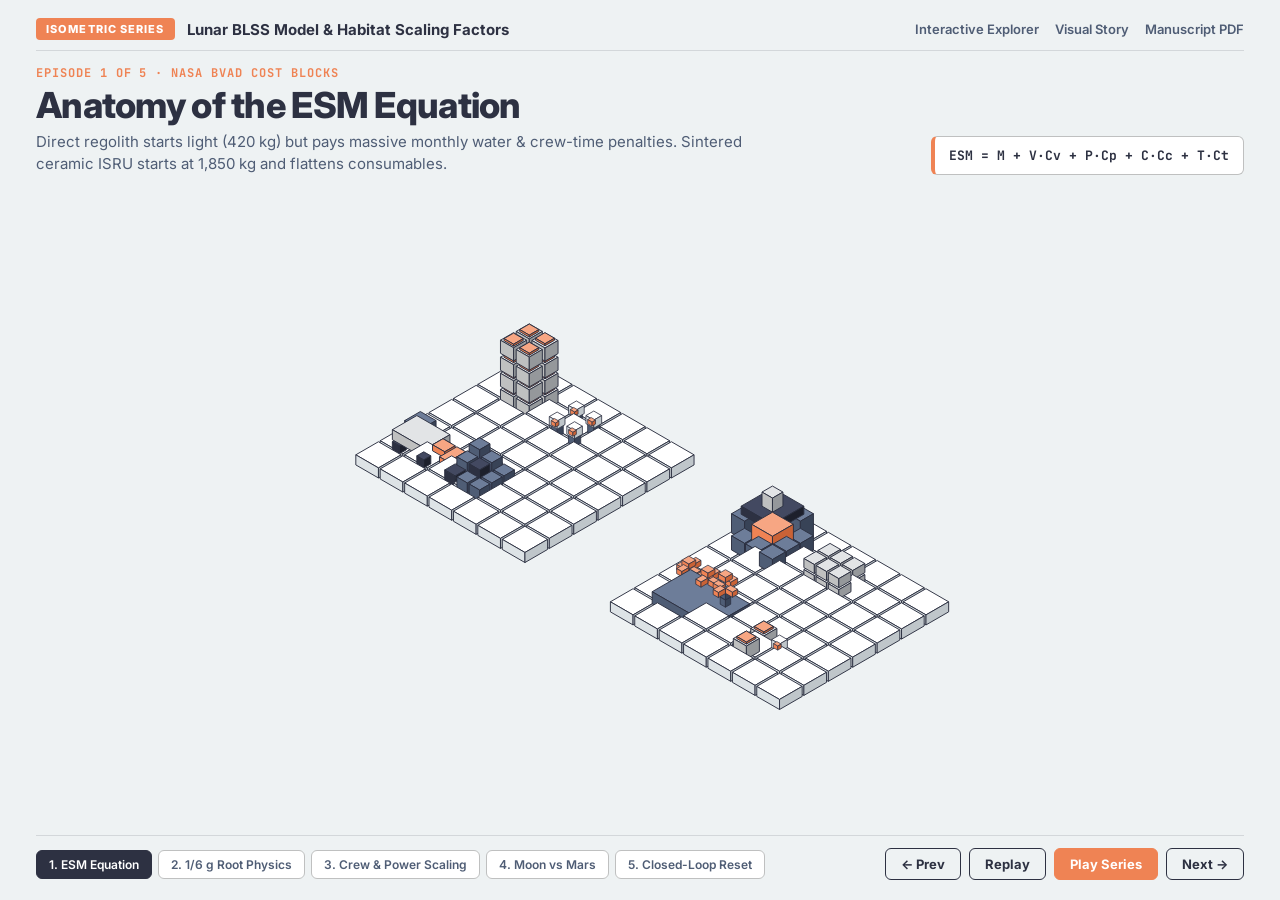
<file: docs/isometric.html>
<!DOCTYPE html>
<html lang="en">
<head>
    <meta charset="UTF-8">
    <meta name="viewport" content="width=device-width, initial-scale=1.0">
    <title>Isometric Miniature World — Lunar BLSS Model & Scaling Series</title>
    <link rel="preconnect" href="https://fonts.googleapis.com">
    <link rel="preconnect" href="https://fonts.gstatic.com" crossorigin>
    <link href="https://fonts.googleapis.com/css2?family=Inter:wght@400;500;600;700;800&family=JetBrains+Mono:wght@500;700&display=swap" rel="stylesheet">
    <style>
        :root {
            --bg: #eef2f3;
            --ink: #2d3142;
            --accent: #ef8354;
            --slate: #4f5d75;
            --silver: #bfc0c0;
        }

        * {
            box-sizing: border-box;
            margin: 0;
            padding: 0;
        }

        html, body {
            height: 100%;
            background: var(--bg);
            color: var(--ink);
            font-family: 'Inter', -apple-system, BlinkMacSystemFont, sans-serif;
            overflow: hidden;
            -webkit-font-smoothing: antialiased;
        }

        .shell {
            width: 100vw;
            height: 100dvh;
            display: flex;
            flex-direction: column;
            justify-content: space-between;
            padding: 18px 36px 20px;
        }

        /* Header */
        .topbar {
            display: flex;
            align-items: center;
            justify-content: space-between;
            border-bottom: 1.5px solid rgba(45, 49, 66, 0.14);
            padding-bottom: 10px;
            z-index: 10;
        }

        .brand {
            display: flex;
            align-items: center;
            gap: 12px;
        }

        .badge {
            background: var(--accent);
            color: #ffffff;
            font-size: 11px;
            font-weight: 800;
            letter-spacing: 0.1em;
            text-transform: uppercase;
            padding: 4px 10px;
            border-radius: 4px;
        }

        .brand-title {
            font-size: 15px;
            font-weight: 700;
            color: var(--ink);
        }

        .nav-links {
            display: flex;
            gap: 16px;
            font-size: 13px;
            font-weight: 600;
        }

        .nav-links a {
            color: var(--slate);
            text-decoration: none;
        }

        .nav-links a:hover {
            color: var(--accent);
        }

        /* Episode Header */
        .ep-header {
            display: flex;
            align-items: flex-end;
            justify-content: space-between;
            gap: 24px;
            padding: 14px 0 6px;
            max-width: 1280px;
            width: 100%;
            margin: 0 auto;
        }

        .ep-kicker {
            font-family: 'JetBrains Mono', monospace;
            font-size: 12px;
            font-weight: 700;
            text-transform: uppercase;
            letter-spacing: 0.08em;
            color: var(--accent);
            margin-bottom: 4px;
        }

        .ep-title {
            font-size: clamp(24px, 2.8vw, 36px);
            font-weight: 800;
            line-height: 1.12;
            letter-spacing: -0.02em;
            color: var(--ink);
        }

        .ep-sub {
            font-size: 15px;
            color: var(--slate);
            margin-top: 6px;
            max-width: 760px;
            line-height: 1.45;
        }

        .ep-formula {
            font-family: 'JetBrains Mono', monospace;
            font-size: 13px;
            font-weight: 700;
            background: #ffffff;
            border: 1.5px solid var(--silver);
            border-left: 4px solid var(--accent);
            padding: 10px 14px;
            border-radius: 6px;
            color: var(--ink);
            white-space: nowrap;
        }

        /* Isometric Diorama Stage */
        .stage-wrap {
            position: relative;
            flex: 1;
            width: 100%;
            max-width: 1280px;
            margin: 0 auto;
            display: flex;
            align-items: center;
            justify-content: center;
            overflow: hidden;
        }

        svg#iso-stage {
            width: 100%;
            height: 100%;
            display: block;
            overflow: visible;
        }

        #camera-rig {
            transition: transform 0.75s cubic-bezier(0.22, 1, 0.36, 1);
        }

        .leader-line {
            stroke: var(--ink);
            stroke-width: 1.25;
            fill: none;
        }

        .leader-dot {
            fill: var(--accent);
            stroke: var(--ink);
            stroke-width: 1.25;
        }

        .leader-title {
            font-family: 'Inter', sans-serif;
            font-size: 13px;
            font-weight: 700;
            fill: var(--ink);
        }

        .leader-sub {
            font-family: 'JetBrains Mono', monospace;
            font-size: 11.5px;
            font-weight: 500;
            fill: var(--slate);
        }

        /* Bottom Series Controls */
        .controls {
            display: flex;
            align-items: center;
            justify-content: space-between;
            gap: 16px;
            border-top: 1.5px solid rgba(45, 49, 66, 0.14);
            padding-top: 12px;
            max-width: 1280px;
            width: 100%;
            margin: 0 auto;
        }

        .ep-pills {
            display: flex;
            flex-wrap: wrap;
            gap: 6px;
        }

        .pill {
            font-family: 'Inter', sans-serif;
            font-size: 12px;
            font-weight: 600;
            padding: 6px 12px;
            border-radius: 6px;
            border: 1.5px solid var(--silver);
            background: #ffffff;
            color: var(--slate);
            cursor: pointer;
            transition: all 0.15s;
        }

        .pill.active {
            border-color: var(--ink);
            background: var(--ink);
            color: #ffffff;
        }

        .pill:hover:not(.active) {
            border-color: var(--slate);
            color: var(--ink);
        }

        .btn-row {
            display: flex;
            align-items: center;
            gap: 8px;
        }

        .btn {
            font-family: 'Inter', sans-serif;
            font-size: 13px;
            font-weight: 700;
            padding: 7px 15px;
            border-radius: 6px;
            border: 1.5px solid var(--ink);
            background: transparent;
            color: var(--ink);
            cursor: pointer;
        }

        .btn:hover {
            background: var(--ink);
            color: #ffffff;
        }

        .btn.accent {
            background: var(--accent);
            border-color: var(--accent);
            color: #ffffff;
        }

        .btn.accent:hover {
            opacity: 0.92;
        }

        @media (max-width: 900px) {
            .shell { padding: 12px 16px; }
            .ep-header { flex-direction: column; align-items: flex-start; gap: 10px; }
            .controls { flex-direction: column; align-items: stretch; }
        }
    </style>
</head>
<body>
    <div class="shell">
        <header class="topbar">
            <div class="brand">
                <span class="badge">Isometric Series</span>
                <span class="brand-title">Lunar BLSS Model &amp; Habitat Scaling Factors</span>
            </div>
            <nav class="nav-links">
                <a href="index.html">Interactive Explorer</a>
                <a href="story.html">Visual Story</a>
                <a href="manuscript.pdf" target="_blank">Manuscript PDF</a>
            </nav>
        </header>

        <section class="ep-header">
            <div>
                <div class="ep-kicker" id="ep-kicker">Episode 1 of 5</div>
                <h1 class="ep-title" id="ep-title">Anatomy of the ESM Equation</h1>
                <p class="ep-sub" id="ep-sub">Every lunar crop architecture is priced in Equivalent System Mass (kg): initial hardware M plus volume, power, cooling, and crew-time penalties.</p>
            </div>
            <div class="ep-formula" id="ep-formula">ESM = M + V·Cv + P·Cp + C·Cc + T·Ct</div>
        </section>

        <main class="stage-wrap">
            <svg id="iso-stage" viewBox="-600 -310 1200 620" preserveAspectRatio="xMidYMid meet">
                <g id="camera-rig">
                    <g id="world-layer"></g>
                    <g id="roof-layer"></g>
                    <g id="interior-layer"></g>
                    <g id="label-layer"></g>
                </g>
            </svg>
        </main>

        <footer class="controls">
            <div class="ep-pills" id="ep-pills"></div>
            <div class="btn-row">
                <button class="btn" id="btn-prev">&larr; Prev</button>
                <button class="btn" id="btn-replay">Replay</button>
                <button class="btn accent" id="btn-series">Play Series</button>
                <button class="btn" id="btn-next">Next &rarr;</button>
            </div>
        </footer>
    </div>

    <script>
    (function () {
        const COS30 = Math.cos(Math.PI / 6); // 0.8660254
        const SIN30 = 0.5;
        const INK = '#2d3142';

        // Strict 3-flat-tone palettes (light top, mid left, dark right)
        const PALETTES = {
            silver: { top: '#e2e4e6', left: '#bfc0c0', right: '#95989b' },
            slate:  { top: '#6d7d99', left: '#4f5d75', right: '#384357' },
            accent: { top: '#f7a683', left: '#ef8354', right: '#c96236' },
            ink:    { top: '#434961', left: '#2d3142', right: '#1d202c' },
            ground: { top: '#ffffff', left: '#dde3e6', right: '#bfc6ca' }
        };

        const worldLayer = document.getElementById('world-layer');
        const roofLayer = document.getElementById('roof-layer');
        const interiorLayer = document.getElementById('interior-layer');
        const labelLayer = document.getElementById('label-layer');
        const cameraRig = document.getElementById('camera-rig');

        const epKicker = document.getElementById('ep-kicker');
        const epTitle = document.getElementById('ep-title');
        const epSub = document.getElementById('ep-sub');
        const epFormula = document.getElementById('ep-formula');
        const epPills = document.getElementById('ep-pills');
        const btnPrev = document.getElementById('btn-prev');
        const btnNext = document.getElementById('btn-next');
        const btnReplay = document.getElementById('btn-replay');
        const btnSeries = document.getElementById('btn-series');

        let currentEp = 0;
        let isSeriesPlaying = false;
        let seriesTimer = null;
        let animRaf = null;

        // True orthographic isometric projection
        function iso(x, y, z) {
            return [
                (x - y) * COS30,
                (x + y) * SIN30 - z
            ];
        }

        function ptsStr(arr) {
            return arr.map(p => `${p[0].toFixed(1)},${p[1].toFixed(1)}`).join(' ');
        }

        function svgEl(tag, attrs = {}) {
            const el = document.createElementNS('http://www.w3.org/2000/svg', tag);
            for (const [k, v] of Object.entries(attrs)) el.setAttribute(k, v);
            return el;
        }

        // 3-tone flat-shaded isometric prism
        function createIsoBox(x, y, z, dx, dy, dz, paletteName = 'silver', strokeW = 1.0) {
            const pal = PALETTES[paletteName] || PALETTES.silver;
            const g = svgEl('g');

            const p001 = iso(x,      y,      z + dz);
            const p101 = iso(x + dx, y,      z + dz);
            const p111 = iso(x + dx, y + dy, z + dz);
            const p011 = iso(x,      y + dy, z + dz);

            const p100 = iso(x + dx, y,      z);
            const p110 = iso(x + dx, y + dy, z);
            const p010 = iso(x,      y + dy, z);

            // Top face (light)
            g.appendChild(svgEl('polygon', {
                points: ptsStr([p001, p101, p111, p011]),
                fill: pal.top, stroke: INK, 'stroke-width': strokeW, 'stroke-linejoin': 'round'
            }));
            // Left face (mid)
            g.appendChild(svgEl('polygon', {
                points: ptsStr([p011, p111, p110, p010]),
                fill: pal.left, stroke: INK, 'stroke-width': strokeW, 'stroke-linejoin': 'round'
            }));
            // Right face (dark)
            g.appendChild(svgEl('polygon', {
                points: ptsStr([p101, p111, p110, p100]),
                fill: pal.right, stroke: INK, 'stroke-width': strokeW, 'stroke-linejoin': 'round'
            }));

            return g;
        }

        // Voxel / little-block scene builder with painter's-algorithm depth sorting
        function createSceneBuilder() {
            const blocks = [];
            const roofs = [];
            const interiors = [];

            function pushItem(target, x, y, z, dx, dy, dz, palette, wave = 0, strokeW = 0.95) {
                target.push({
                    x, y, z, dx, dy, dz,
                    cx: x + dx * 0.5,
                    cy: y + dy * 0.5,
                    cz: z + dz * 0.5,
                    wave,
                    el: createIsoBox(x, y, z, dx, dy, dz, palette, strokeW)
                });
            }

            function sortDepth(arr) {
                return arr.sort((a, b) => {
                    const da = a.cx + a.cy;
                    const db = b.cx + b.cy;
                    if (Math.abs(da - db) > 0.01) return da - db;
                    if (Math.abs(a.cz - b.cz) > 0.01) return a.cz - b.cz;
                    return a.cx - b.cx;
                });
            }

            // Miniature astronaut / crew figure (3 little blocks)
            function addCrew(target, x, y, z, wave) {
                pushItem(target, x,     y,     z,      7, 7, 9,  'slate',  wave, 0.8); // suit torso
                pushItem(target, x - 1, y - 1, z + 9,  9, 9, 8,  'ground', wave, 0.8); // helmet
                pushItem(target, x + 2, y + 5, z + 11, 5, 4, 4,  'accent', wave, 0.7); // gold visor
            }

            // Miniature branching voxel plant
            function addPlant(target, x, y, z, height, wave) {
                for (let i = 0; i < height; i++) {
                    pushItem(target, x, y, z + i * 7, 6, 6, 7, 'slate', wave + i * 0.3, 0.75);
                }
                const topZ = z + height * 7;
                pushItem(target, x - 8, y,     topZ - 4, 8, 6, 5, 'accent', wave + 1, 0.75);
                pushItem(target, x + 6, y,     topZ - 2, 8, 6, 5, 'accent', wave + 1, 0.75);
                pushItem(target, x,     y - 8, topZ,     6, 8, 5, 'accent', wave + 1.5, 0.75);
                pushItem(target, x,     y + 6, topZ,     6, 8, 5, 'accent', wave + 1.5, 0.75);
                pushItem(target, x - 1, y - 1, topZ + 4, 8, 8, 5, 'accent', wave + 2, 0.75);
            }

            // Miniature mushroom (stem + stepped cap)
            function addMushroom(target, x, y, z, wave) {
                pushItem(target, x + 2, y + 2, z,      5, 5, 8, 'ground', wave, 0.75);
                pushItem(target, x - 2, y - 2, z + 8, 13, 13, 5, 'accent', wave + 0.5, 0.8);
                pushItem(target, x + 1, y + 1, z + 13, 7, 7, 3, 'accent', wave + 1, 0.75);
            }

            // Tiled voxel roof grid (lifts off cleanly)
            function addTiledRoof(x, y, z, nx, ny, tileSize, gap, palMain, palTrim) {
                for (let ix = 0; ix < nx; ix++) {
                    for (let iy = 0; iy < ny; iy++) {
                        const isEdge = ix === 0 || iy === 0 || ix === nx - 1 || iy === ny - 1;
                        pushItem(
                            roofs,
                            x + ix * tileSize,
                            y + iy * tileSize,
                            z + (isEdge ? 0 : 4),
                            tileSize - gap,
                            tileSize - gap,
                            isEdge ? 8 : 6,
                            isEdge ? palTrim : palMain,
                            0,
                            0.85
                        );
                    }
                }
            }

            return {
                box: (x, y, z, dx, dy, dz, pal, wave = 0, sw = 0.95) => pushItem(blocks, x, y, z, dx, dy, dz, pal, wave, sw),
                interior: (x, y, z, dx, dy, dz, pal, sw = 0.85) => pushItem(interiors, x, y, z, dx, dy, dz, pal, 0, sw),
                roof: (x, y, z, dx, dy, dz, pal, sw = 0.9) => pushItem(roofs, x, y, z, dx, dy, dz, pal, 0, sw),
                addCrew: (x, y, z, wave) => addCrew(blocks, x, y, z, wave),
                addPlant: (x, y, z, h, wave) => addPlant(blocks, x, y, z, h, wave),
                addInteriorPlant: (x, y, z, h) => addPlant(interiors, x, y, z, h, 0),
                addInteriorMushroom: (x, y, z) => addMushroom(interiors, x, y, z, 0),
                addTiledRoof,
                finalize() {
                    return {
                        blocks: sortDepth(blocks),
                        interiors: sortDepth(interiors).map(i => i.el),
                        roofs: sortDepth(roofs).map(r => r.el)
                    };
                }
            };
        }

        // Thin leader-line annotation
        function createLeader(wx, wy, wz, lx, ly, title, sub, align = 'start') {
            const g = svgEl('g', { opacity: 0 });
            const [sx, sy] = iso(wx, wy, wz);
            const midX = align === 'start' ? lx - 14 : lx + 14;

            g.appendChild(svgEl('polyline', {
                points: `${sx.toFixed(1)},${sy.toFixed(1)} ${midX.toFixed(1)},${ly.toFixed(1)} ${lx.toFixed(1)},${ly.toFixed(1)}`,
                class: 'leader-line'
            }));
            g.appendChild(svgEl('circle', {
                cx: sx.toFixed(1), cy: sy.toFixed(1), r: 3.5, class: 'leader-dot'
            }));

            const tx = align === 'start' ? lx + 6 : lx - 6;
            const t1 = svgEl('text', { x: tx, y: ly - 4, 'text-anchor': align, class: 'leader-title' });
            t1.textContent = title;
            g.appendChild(t1);

            if (sub) {
                const t2 = svgEl('text', { x: tx, y: ly + 13, 'text-anchor': align, class: 'leader-sub' });
                t2.textContent = sub;
                g.appendChild(t2);
            }
            return g;
        }

        // Damped bounce easing for 40px drop-in
        function easeOutBounce(t) {
            const n1 = 7.5625, d1 = 2.75;
            if (t < 1 / d1) return n1 * t * t;
            if (t < 2 / d1) return n1 * (t -= 1.5 / d1) * t + 0.75;
            if (t < 2.5 / d1) return n1 * (t -= 2.25 / d1) * t + 0.9375;
            return n1 * (t -= 2.625 / d1) * t + 0.984375;
        }

        // Episode Definitions (100% grounded in analysis/esm_model.py & manuscript)
        const EPISODES = [
            {
                pill: '1. ESM Equation',
                kicker: 'Episode 1 of 5 · NASA BVAD Cost Blocks',
                title: 'Anatomy of the ESM Equation',
                sub: 'Direct regolith starts light (420 kg) but pays massive monthly water & crew-time penalties. Sintered ceramic ISRU starts at 1,850 kg and flattens consumables.',
                formula: 'ESM = M + V·Cv + P·Cp + C·Cc + T·Ct',
                cam: { x: 0, y: 20 },
                build() {
                    const sb = createSceneBuilder();
                    const labels = [];

                    // Base terrain pads (tiled little ground blocks)
                    for (let x = -236; x <= -68; x += 28) {
                        for (let y = -104; y <= 76; y += 28) {
                            sb.box(x, y, -10, 26, 26, 10, 'ground', 0);
                        }
                    }
                    for (let x = 56; x <= 224; x += 28) {
                        for (let y = -104; y <= 76; y += 28) {
                            sb.box(x, y, -10, 26, 26, 10, 'ground', 0);
                        }
                    }

                    // LEFT DIORAMA: Direct Regolith (M=420 kg, V=12.5 m3, 120 kg/mo H2O, 40 hr/mo crew)
                    // 1) Voxel Lunar Scoop Rover
                    sb.box(-220, 32, 0, 8, 8, 8, 'ink', 2);
                    sb.box(-192, 32, 0, 8, 8, 8, 'ink', 2);
                    sb.box(-220, 56, 0, 8, 8, 8, 'ink', 2);
                    sb.box(-192, 56, 0, 8, 8, 8, 'ink', 2);
                    sb.box(-222, 34, 8, 38, 28, 10, 'silver', 3); // chassis
                    sb.box(-214, 38, 18, 18, 18, 10, 'slate', 4);  // mast
                    sb.box(-184, 42, 12, 14, 12, 6, 'accent', 5);  // scoop arm
                    sb.box(-172, 38, 4,  10, 20, 10, 'accent', 6); // scoop bucket

                    // 2) Jagged Loose Regolith Dust Heap (many little dark/slate cubes)
                    const dustCoords = [
                        [-158, 26, 0], [-144, 26, 0], [-130, 26, 0], [-158, 40, 0], [-144, 40, 0], [-130, 40, 0],
                        [-158, 54, 0], [-144, 54, 0], [-130, 54, 0],
                        [-152, 32, 12], [-138, 32, 12], [-152, 46, 12], [-138, 46, 12],
                        [-146, 38, 24]
                    ];
                    dustCoords.forEach(([x, y, z], i) => {
                        sb.box(x, y, z, 12, 12, 12, i % 3 === 0 ? 'ink' : 'slate', 4 + Math.floor(z / 6));
                    });

                    // 3) Tall 12-Block Water Drum Stack (120 kg/mo H2O penalty)
                    for (let iz = 0; iz < 4; iz++) {
                        for (let ix = 0; ix < 2; ix++) {
                            for (let iy = 0; iy < 2; iy++) {
                                const bx = -205 + ix * 18;
                                const by = -78 + iy * 18;
                                const bz = iz * 16;
                                sb.box(bx, by, bz, 15, 15, 13, 'silver', 7 + iz * 2);
                                sb.box(bx + 2, by + 2, bz + 13, 11, 11, 2, 'accent', 7 + iz * 2);
                            }
                        }
                    }

                    // 4) 4 Tiny Crew-Time Figures (40 hr/mo maintenance)
                    sb.addCrew(-145, -72, 0, 10);
                    sb.addCrew(-125, -72, 0, 11);
                    sb.addCrew(-145, -50, 0, 12);
                    sb.addCrew(-125, -50, 0, 13);

                    // RIGHT DIORAMA: Sintered Ceramic ISRU (M=1850 kg, V=4.2 m3, 18 kg/mo H2O, 6 hr/mo crew)
                    // 1) Voxel Sintering Kiln with glowing #ef8354 hearth
                    for (let ix = 0; ix < 3; ix++) {
                        for (let iy = 0; iy < 3; iy++) {
                            sb.box(74 + ix * 16, -78 + iy * 16, 0, 15, 15, 14, 'slate', 2);
                        }
                    }
                    // Kiln chamber walls & glowing core
                    sb.box(74, -78, 14, 15, 47, 22, 'slate', 4);
                    sb.box(74, -78, 14, 47, 15, 22, 'slate', 4);
                    sb.box(90, -62, 14, 24, 24, 16, 'accent', 5); // glowing 1100°C microwave hearth
                    sb.box(80, -72, 36, 36, 36, 8,  'ink', 6);    // kiln hood
                    sb.box(92, -60, 44, 12, 12, 14, 'silver', 7); // exhaust stack

                    // 2) Neat Pallet of Sintered LECA Ceramic Bricks
                    for (let iz = 0; iz < 2; iz++) {
                        for (let ix = 0; ix < 3; ix++) {
                            for (let iy = 0; iy < 2; iy++) {
                                sb.box(144 + ix * 14, -74 + iy * 16, iz * 11, 12, 14, 9, 'silver', 8 + iz);
                            }
                        }
                    }

                    // 3) Compact Closed-Loop Hydro/Ceramic Rack with Growing Voxel Crops
                    sb.box(82, 24, 0, 68, 44, 12, 'slate', 9);
                    sb.addPlant(92,  36, 12, 2, 11);
                    sb.addPlant(114, 36, 12, 2, 12);
                    sb.addPlant(134, 36, 12, 2, 13);

                    // 4) Only 2 Water Drums (18 kg/mo H2O) + 1 Crew Figure (6 hr/mo)
                    sb.box(176, 34, 0, 15, 15, 13, 'silver', 10);
                    sb.box(178, 36, 13, 11, 11, 2, 'accent', 10);
                    sb.box(176, 54, 0, 15, 15, 13, 'silver', 11);
                    sb.box(178, 56, 13, 11, 11, 2, 'accent', 11);
                    sb.addCrew(204, 44, 0, 12);

                    labels.push(createLeader(-188, -60, 64, -270, -145, 'Direct Regolith: 11,910 kg @ 60 mo', '120 kg/mo H₂O drums + 40 hr/mo crew', 'end'));
                    labels.push(createLeader(-145, 40, 28, -270, -35, 'Loose Dust + Scooped Regolith', 'M=420 kg · V=12.5 m³ · 145 kg/yr buffer', 'end'));
                    labels.push(createLeader(98, -54, 52, 240, -135, 'Sintered Ceramic ISRU: 3,848 kg @ 60 mo', '1,850 kg kiln + neat LECA brick pallet', 'start'));
                    labels.push(createLeader(184, 44, 16, 240, -25, 'Breakeven: 9.4 Months (Nuclear)', '18 kg/mo H₂O · 6 hr/mo · Saves 8,062 kg', 'start'));

                    return { ...sb.finalize(), labels };
                }
            },
            {
                pill: '2. 1/6 g Root Physics',
                kicker: 'Episode 2 of 5 · Lift-the-Roof Pore Reveal',
                title: '1/6 g Root-Zone Physics & Pore Scaling',
                sub: 'Lifting the tiled BLSS roof reveals tightly packed raw dust suffocating roots (Dp/Do = 0.0007) vs. open sintered LECA macropores & capillary wicks (0.0862).',
                formula: 'αg = α1g·(g/gE)  |  Dp/Do = (φ - θ)^2.5 / φ ≥ 0.02',
                cam: { x: 0, y: 26 },
                build() {
                    const sb = createSceneBuilder();
                    const labels = [];

                    // Ground tiles
                    for (let x = -168; x <= 140; x += 28) {
                        for (let y = -126; y <= 98; y += 28) {
                            sb.box(x, y, -10, 26, 26, 10, 'ground', 0);
                        }
                    }

                    // Cutaway Dome Frame (voxel wall blocks)
                    for (let x = -132; x <= 108; x += 24) {
                        sb.box(x, -108, 0, 22, 16, 76, 'silver', 2); // back-left wall
                        sb.box(x, 88,   0, 22, 16, 18, 'slate',  2); // front-right low curb
                    }
                    for (let y = -84; y <= 60; y += 24) {
                        sb.box(-132, y, 0, 16, 22, 76, 'silver', 2); // back-right wall
                        sb.box(116,  y, 0, 16, 22, 18, 'slate',  2); // front-left low curb
                    }

                    // Tiled Voxel Roof (7x6 tiles that lift off as a unit)
                    sb.addTiledRoof(-136, -112, 76, 11, 9, 24, 2, 'slate', 'accent');

                    // INTERIOR LEFT: Packed Raw Dust (4x4x3 tightly packed cubes = 48 little blocks, zero pores)
                    for (let ix = 0; ix < 4; ix++) {
                        for (let iy = 0; iy < 4; iy++) {
                            for (let iz = 0; iz < 3; iz++) {
                                const isWaterPocket = (ix + iy + iz) % 5 === 0;
                                sb.interior(
                                    -102 + ix * 18,
                                    -54 + iy * 18,
                                    iz * 13,
                                    17, 17, 12,
                                    isWaterPocket ? 'slate' : 'ink'
                                );
                            }
                        }
                    }
                    // Stunted wilted 2-block seedling
                    sb.interior(-70, -24, 39, 5, 5, 8, 'slate');
                    sb.interior(-65, -24, 44, 6, 5, 4, 'accent');

                    // INTERIOR RIGHT: Porous Sintered LECA Beads (checkerboard open macropores!) + Capillary Wicks + Thriving Crops
                    for (let ix = 0; ix < 4; ix++) {
                        for (let iy = 0; iy < 4; iy++) {
                            for (let iz = 0; iz < 3; iz++) {
                                // Leave open pore channels between LECA beads!
                                if ((ix + iy + iz) % 2 === 0) {
                                    sb.interior(
                                        22 + ix * 20,
                                        -54 + iy * 20,
                                        iz * 13,
                                        15, 15, 11,
                                        'silver'
                                    );
                                }
                            }
                        }
                    }
                    // 30-60 um capillary wick pins rising through LECA bed
                    sb.interior(42, -34, 0, 8, 8, 42, 'accent');
                    sb.interior(82, -14, 0, 8, 8, 42, 'accent');
                    // Thriving branching voxel plants
                    sb.addInteriorPlant(38, -34, 40, 3);
                    sb.addInteriorPlant(78, -14, 40, 3);

                    labels.push(createLeader(-70, -20, 46, -255, -80, 'Raw Dust @ 1/6 g: Dp/Do = 0.0007', '48 packed dust blocks · 400 cm capillary rise', 'end'));
                    labels.push(createLeader(62, -18, 56, 235, -85, 'Sintered LECA: Dp/Do = 0.0862', 'Open 0.5–2 mm pores + 30–60 µm wick pins', 'start'));
                    labels.push(createLeader(0, -108, 125, 235, -165, 'Roof Lifts: Arya–Paris Dual Porosity', '123× higher O₂ diffusion · Healthy crops', 'start'));

                    return { ...sb.finalize(), labels };
                }
            },
            {
                pill: '3. Crew & Power Scaling',
                kicker: 'Episode 3 of 5 · Sublinear ISRU Scaling',
                title: 'Crew-Size (3 → 6 → 12) & Power Scaling',
                sub: 'Solar + RFC arrays sprawl for the 14-day lunar night (237 kg/kWe), while compact Kilopower fission (54 kg/kWe) + sublinear ISRU halves breakeven at 12 crew.',
                formula: 'M_ISRU = 1850 + 150·(Crew - 6) kg  |  Cp: 54 vs 237 kg/kWe',
                cam: { x: -8, y: 22 },
                build() {
                    const sb = createSceneBuilder();
                    const labels = [];

                    // Ground pads
                    for (let x = -252; x <= -112; x += 28) {
                        for (let y = -108; y <= 88; y += 28) sb.box(x, y, -10, 26, 26, 10, 'ground', 0);
                    }
                    for (let x = -60; x <= 220; x += 28) {
                        for (let y = -108; y <= 88; y += 28) sb.box(x, y, -10, 26, 26, 10, 'ground', 0);
                    }

                    // POWER YARD (Left)
                    // 1) Compact Kilopower Nuclear Reactor (Cp = 54 kg/kWe)
                    sb.box(-202, -68, 0,  26, 26, 28, 'ink', 2);    // reactor core
                    sb.box(-197, -63, 28, 16, 16, 18, 'accent', 3); // Stirling converter
                    // 4 radiator fin wings
                    sb.box(-226, -60, 32, 24, 6, 16, 'silver', 4);
                    sb.box(-178, -60, 32, 24, 6, 16, 'silver', 4);
                    sb.box(-194, -92, 32, 6, 24, 16, 'silver', 4);
                    sb.box(-194, -44, 32, 6, 24, 16, 'silver', 4);

                    // 2) Sprawling Solar + RFC 14-Day Night Array (Cp = 237 kg/kWe)
                    for (let ix = 0; ix < 4; ix++) {
                        for (let iy = 0; iy < 3; iy++) {
                            sb.box(-236 + ix * 28, 10 + iy * 24, 0, 24, 20, 4, 'slate', 5 + ix);
                            sb.box(-234 + ix * 28, 12 + iy * 24, 4, 20, 16, 3, 'ink',   5 + ix);
                        }
                    }
                    // Heavy RFC energy-storage tanks
                    for (let i = 0; i < 3; i++) {
                        sb.box(-232 + i * 24, 82, 0, 18, 18, 28, 'silver', 9);
                        sb.box(-230 + i * 24, 84, 28, 14, 14, 4, 'accent', 9);
                    }

                    // CREW SCALING BAYS (Right): 3 -> 6 -> 12 Crew
                    // 3-Crew Bay (1 module + 3 crew figures)
                    for (let iy = 0; iy < 3; iy++) sb.box(-40, -68 + iy * 26, 0, 46, 24, 28, 'silver', 4 + iy);
                    sb.addPlant(-24, -56, 28, 1, 7);
                    for (let c = 0; c < 3; c++) sb.addCrew(-38 + c * 14, 22, 0, 8 + c);

                    // 6-Crew Bay (2-story module + 6 crew figures)
                    for (let iz = 0; iz < 2; iz++) {
                        for (let iy = 0; iy < 3; iy++) {
                            sb.box(34, -68 + iy * 26, iz * 24, 52, 24, 22, iz === 0 ? 'slate' : 'silver', 6 + iy + iz * 2);
                        }
                    }
                    sb.addPlant(52, -52, 46, 2, 10);
                    for (let c = 0; c < 6; c++) sb.addCrew(28 + (c % 3) * 15, 20 + Math.floor(c / 3) * 18, 0, 10 + c * 0.5);

                    // 12-Crew Bay (4-module cluster + roof-lift grow racks + 12 crew figures)
                    for (let ix = 0; ix < 2; ix++) {
                        for (let iy = 0; iy < 3; iy++) {
                            sb.box(116 + ix * 44, -68 + iy * 26, 0, 42, 24, 46, 'slate', 8 + ix + iy);
                        }
                    }
                    // Multi-tier interior grow racks revealed on roof lift
                    for (let ix = 0; ix < 2; ix++) {
                        for (let iy = 0; iy < 2; iy++) {
                            sb.interior(124 + ix * 40, -56 + iy * 32, 46, 28, 22, 8, 'silver');
                            sb.addInteriorPlant(132 + ix * 40, -48 + iy * 32, 54, 2);
                        }
                    }
                    sb.addTiledRoof(114, -70, 52, 4, 4, 23, 2, 'accent', 'ink');
                    for (let c = 0; c < 12; c++) {
                        sb.addCrew(112 + (c % 4) * 16, 18 + Math.floor(c / 4) * 18, 0, 12 + c * 0.3);
                    }

                    labels.push(createLeader(-189, -55, 46, -268, -125, 'Nuclear Fission (Cp = 54 kg/kWe)', 'Compact 4-fin core · 9.4 mo breakeven', 'end'));
                    labels.push(createLeader(-190, 52, 28, -268, 25, 'Solar + RFC (Cp = 237 kg/kWe)', '14-day night array · 18–22 mo breakeven', 'end'));
                    labels.push(createLeader(-17, -40, 32, 80, -172, '3 Crew: 33.7 mo vs Hydro', '3 crew · Linear baseline penalty', 'start'));
                    labels.push(createLeader(60, -40, 52, 235, -105, '6 Crew: 20.5 mo vs Hydro', '6 crew · 1.00 kg ESM / kg edible', 'start'));
                    labels.push(createLeader(158, -32, 74, 235, -15, '12 Crew: 10.9 mo vs Hydro', '12 crew · Sublinear +150 kg/crew plant', 'start'));

                    return { ...sb.finalize(), labels };
                }
            },
            {
                pill: '4. Moon vs Mars',
                kicker: 'Episode 4 of 5 · Gravity & Transit Gear',
                title: 'Moon (0.16 g) vs. Mars (0.38 g) Scaling',
                sub: 'Mars gravity (0.38 g) slightly improves raw soil drainage (0.92× water entrapment), but the 1.15× transit gear penalty makes ISRU ceramics even more valuable.',
                formula: 'Mars: Transit = 1.15×  |  Raw Entrapment = 0.92×',
                cam: { x: 0, y: 20 },
                build() {
                    const sb = createSceneBuilder();
                    const labels = [];

                    // MOON BASE (Left, 0.16 g)
                    for (let x = -236; x <= -68; x += 28) {
                        for (let y = -104; y <= 76; y += 28) sb.box(x, y, -10, 26, 26, 10, 'silver', 0);
                    }
                    // Crater rim stepped blocks around perimeter
                    const moonRim = [[-236,-104],[-208,-104],[-180,-104],[-236,-76],[-236,-48],[-68,-104],[-68,-76]];
                    moonRim.forEach(([x, y], i) => sb.box(x, y, 0, 24, 24, 12 + (i % 2) * 8, 'slate', 2));

                    // 4-Legged Voxel Lunar Lander
                    sb.box(-204, -52, 0, 8, 8, 16, 'slate', 3);
                    sb.box(-164, -52, 0, 8, 8, 16, 'slate', 3);
                    sb.box(-204, -12, 0, 8, 8, 16, 'slate', 3);
                    sb.box(-164, -12, 0, 8, 8, 16, 'slate', 3);
                    sb.box(-200, -48, 16, 40, 40, 18, 'accent', 5); // descent stage
                    sb.box(-192, -40, 34, 24, 24, 20, 'ground', 6); // ascent cabin

                    // 1.00x Cargo Pallet + Compact ISRU Kiln
                    sb.box(-128, -42, 0, 18, 18, 16, 'silver', 7);
                    sb.box(-106, -42, 0, 18, 18, 16, 'silver', 7);
                    sb.box(-128, -18, 0, 40, 40, 20, 'slate', 8);
                    sb.box(-118, -8,  20, 20, 20, 12, 'accent', 9);

                    // MARS BASE (Right, 0.38 g)
                    for (let x = 56; x <= 224; x += 28) {
                        for (let y = -104; y <= 76; y += 28) sb.box(x, y, -10, 26, 26, 10, 'accent', 0);
                    }
                    // Martian ridge voxels
                    [[56,-104],[84,-104],[56,-76],[224,-104],[224,-76]].forEach(([x, y], i) => {
                        sb.box(x, y, 0, 24, 24, 14 + (i % 2) * 10, 'accent', 2);
                    });

                    // Tall 1.15x Mars Transit Rocket (fins + multi-stage stack)
                    sb.box(74, -36, 0, 10, 10, 18, 'ink', 3);
                    sb.box(106, -36, 0, 10, 10, 18, 'ink', 3);
                    sb.box(74, -4, 0, 10, 10, 18, 'ink', 3);
                    sb.box(106, -4, 0, 10, 10, 18, 'ink', 3);
                    sb.box(80, -30, 10, 30, 30, 32, 'ground', 5); // core stage
                    sb.box(82, -28, 42, 26, 26, 24, 'silver', 6); // upper stage
                    sb.box(86, -24, 66, 18, 18, 16, 'accent', 7); // fairing

                    // +15% Cargo Stack & Perchlorate Wash Tanks + Sintered Greenhouse
                    for (let iz = 0; iz < 3; iz++) {
                        sb.box(138, -46, iz * 14, 16, 16, 12, 'silver', 8 + iz);
                        sb.box(158, -46, iz * 14, 16, 16, 12, 'slate',  8 + iz);
                    }
                    sb.box(138, 10, 0, 62, 46, 18, 'silver', 10);
                    sb.addPlant(148, 22, 18, 2, 12);
                    sb.addPlant(174, 22, 18, 2, 12);

                    labels.push(createLeader(-180, -28, 54, -255, -135, 'Moon (0.16 g): 1.00× Transit Gear', '4-leg lander · 3,848 kg Sintered ESM', 'end'));
                    labels.push(createLeader(-110, 2, 32, -255, -25, 'Severe Capillary Retention (1.00×)', 'High water-trapping in raw lunar dust', 'end'));
                    labels.push(createLeader(95, -15, 82, 240, -135, 'Mars (0.38 g): 1.15× Transit Mass', 'Tall transit rocket · +15% imported penalty', 'start'));
                    labels.push(createLeader(168, 32, 30, 240, -25, '0.92× Entrapment, Higher ISRU Payoff', 'Sintered greenhouse + perchlorate wash', 'start'));

                    return { ...sb.finalize(), labels };
                }
            },
            {
                pill: '5. Closed-Loop Reset',
                kicker: 'Episode 5 of 5 · Roof-Off Multitrophic Loop',
                title: '500°C Pyrolytic Reset & SynCom Loop',
                sub: 'Lifting the tiled roofs off the Pyrolytic Chamber, Mycoponics Bay, and Winogradsky/LECA Reactor reveals infinite ceramic reuse with >98.5% H₂O recovery.',
                formula: 'Biomass + O2 → 500°C → CO2 + H2O + Ash  |  >98.5% H2O',
                cam: { x: 0, y: 24 },
                build() {
                    const sb = createSceneBuilder();
                    const labels = [];

                    // Shared Outpost Base Tiles
                    for (let x = -252; x <= 224; x += 28) {
                        for (let y = -112; y <= 84; y += 28) {
                            sb.box(x, y, -10, 26, 26, 10, 'ground', 0);
                        }
                    }

                    // Voxel Transfer Pipe Conduit connecting the 3 chambers
                    for (let x = -110; x <= -66; x += 14) sb.box(x, -8, 12, 12, 16, 12, 'accent', 4);
                    for (let x = 62; x <= 106; x += 14)   sb.box(x, -8, 12, 12, 16, 12, 'accent', 6);

                    // CHAMBER 1 (Left): 500°C Pyrolytic Bake-Out
                    for (let x = -230; x <= -134; x += 24) {
                        sb.box(x, -76, 0, 22, 16, 52, 'slate', 2);
                        sb.box(x, 60,  0, 22, 16, 18, 'slate', 2);
                    }
                    for (let y = -52; y <= 36; y += 22) {
                        sb.box(-230, y, 0, 16, 20, 52, 'slate', 2);
                        sb.box(-126, y, 0, 16, 20, 18, 'slate', 2);
                    }
                    // Glowing 500°C ember voxels + rising condensate droplets (>98.5% H2O)
                    for (let ix = 0; ix < 3; ix++) {
                        for (let iy = 0; iy < 3; iy++) {
                            sb.interior(-202 + ix * 22, -40 + iy * 24, 0, 16, 16, 14 + ((ix + iy) % 2) * 8, 'accent');
                        }
                    }
                    sb.interior(-188, -22, 28, 10, 10, 10, 'ground');
                    sb.interior(-168, -6,  38, 10, 10, 10, 'silver');
                    sb.addTiledRoof(-234, -80, 52, 5, 6, 25, 2, 'ink', 'accent');

                    // CHAMBER 2 (Center): Pleurotus Mycoponics + SynCom Bay
                    for (let x = -60; x <= 36; x += 24) {
                        sb.box(x, -76, 0, 22, 16, 52, 'silver', 3);
                        sb.box(x, 60,  0, 22, 16, 18, 'slate',  3);
                    }
                    for (let y = -52; y <= 36; y += 22) {
                        sb.box(-60, y, 0, 16, 20, 52, 'silver', 3);
                        sb.box(44,  y, 0, 16, 20, 18, 'slate',  3);
                    }
                    // Straw substrate voxels + 4 miniature voxel mushrooms
                    for (let ix = 0; ix < 3; ix++) {
                        for (let iy = 0; iy < 3; iy++) {
                            sb.interior(-34 + ix * 22, -40 + iy * 24, 0, 18, 20, 10, 'ink');
                        }
                    }
                    sb.addInteriorMushroom(-30, -34, 10);
                    sb.addInteriorMushroom(4,   -34, 10);
                    sb.addInteriorMushroom(-30, 4,   10);
                    sb.addInteriorMushroom(4,   4,   10);
                    sb.addTiledRoof(-64, -80, 52, 5, 6, 25, 2, 'slate', 'silver');

                    // CHAMBER 3 (Right): Winogradsky Column & Lunar LECA Loop
                    for (let x = 110; x <= 206; x += 24) {
                        sb.box(x, -76, 0, 22, 16, 52, 'slate', 4);
                        sb.box(x, 60,  0, 22, 16, 18, 'slate', 4);
                    }
                    for (let y = -52; y <= 36; y += 22) {
                        sb.box(110, y, 0, 16, 20, 52, 'slate', 4);
                        sb.box(214, y, 0, 16, 20, 18, 'slate', 4);
                    }
                    // Stratified 4-layer Winogradsky voxel column
                    sb.interior(136, -34, 0,  22, 22, 12, 'ink');
                    sb.interior(136, -34, 12, 22, 22, 12, 'slate');
                    sb.interior(136, -34, 24, 22, 22, 12, 'silver');
                    sb.interior(136, -34, 36, 22, 22, 10, 'accent');
                    // Clean porous LECA bead pile ready for reuse
                    for (let ix = 0; ix < 2; ix++) {
                        for (let iy = 0; iy < 2; iy++) {
                            sb.interior(174 + ix * 16, -24 + iy * 20, 0, 12, 12, 10, 'silver');
                            sb.interior(178 + ix * 16, -18 + iy * 20, 10, 12, 12, 10, 'ground');
                        }
                    }
                    sb.addTiledRoof(106, -80, 52, 5, 6, 25, 2, 'accent', 'ink');

                    labels.push(createLeader(-170, -10, 38, -262, -135, '500°C Pyrolytic Bake-Out', 'Glowing embers + >98.5% H₂O condensate', 'end'));
                    labels.push(createLeader(-8, -12, 32, 0, -172, 'Mycoponics + SynCom Inoculation', 'Straw → Protein + Polyol Wetting (Sikes 2026)', 'start'));
                    labels.push(createLeader(166, -12, 46, 248, -100, 'Winogradsky & Lunar LECA Loop', '4-zone column + <8 kg/yr buffer vs 145 kg/yr', 'start'));

                    return { ...sb.finalize(), labels };
                }
            }
        ];

        // Build Episode Pills
        EPISODES.forEach((ep, idx) => {
            const b = document.createElement('button');
            b.className = 'pill' + (idx === 0 ? ' active' : '');
            b.textContent = ep.pill;
            b.addEventListener('click', () => {
                stopSeries();
                playEpisode(idx);
            });
            epPills.appendChild(b);
        });

        function playEpisode(idx) {
            if (animRaf) cancelAnimationFrame(animRaf);
            currentEp = (idx + EPISODES.length) % EPISODES.length;
            const ep = EPISODES[currentEp];

            // Update header & pills
            epKicker.textContent = ep.kicker;
            epTitle.textContent = ep.title;
            epSub.textContent = ep.sub;
            epFormula.textContent = ep.formula;
            Array.from(epPills.children).forEach((p, i) => p.classList.toggle('active', i === currentEp));

            // Clear stage layers
            worldLayer.innerHTML = '';
            roofLayer.innerHTML = '';
            interiorLayer.innerHTML = '';
            labelLayer.innerHTML = '';

            // Orthographic camera slide (never rotates into perspective)
            cameraRig.setAttribute('transform', `translate(${ep.cam.x}, ${ep.cam.y})`);

            const scene = ep.build();
            scene.blocks.forEach(b => {
                b.el.setAttribute('transform', 'translate(0, -40)');
                b.el.setAttribute('opacity', '0');
                worldLayer.appendChild(b.el);
            });
            scene.interiors.forEach(el => {
                el.setAttribute('opacity', '0');
                interiorLayer.appendChild(el);
            });
            scene.roofs.forEach(el => {
                el.setAttribute('transform', 'translate(0, -40)');
                el.setAttribute('opacity', '0');
                roofLayer.appendChild(el);
            });
            scene.labels.forEach(el => labelLayer.appendChild(el));

            // Frame-accurate choreography: 3 frames (~50ms) wave stagger, 40px drop with bounce, then roof lift
            const startTime = performance.now();
            const STAGGER_MS = 50; // 3 frames @ 60fps
            const DROP_MS = 380;
            const maxWave = scene.blocks.reduce((m, b) => Math.max(m, b.wave || 0), 0);
            const roofWaves = scene.roofs.length > 0 ? 3 : 0;
            const totalBuildMs = (maxWave + roofWaves) * STAGGER_MS + DROP_MS;
            const ROOF_LIFT_START = totalBuildMs + 140;
            const ROOF_LIFT_MS = 480;

            function tick(now) {
                const elapsed = now - startTime;

                // Drop-in blocks from 40px above with bounce, staggered by 3 frames per wave
                scene.blocks.forEach((b, i) => {
                    const delay = (b.wave || 0) * STAGGER_MS + (i % 3) * 14;
                    const localT = (elapsed - delay) / DROP_MS;
                    if (localT <= 0) {
                        b.el.setAttribute('opacity', '0');
                        b.el.setAttribute('transform', 'translate(0, -40)');
                    } else if (localT < 1) {
                        const yOff = -40 * (1 - easeOutBounce(localT));
                        b.el.setAttribute('opacity', '1');
                        b.el.setAttribute('transform', `translate(0, ${yOff.toFixed(2)})`);
                    } else {
                        b.el.setAttribute('opacity', '1');
                        b.el.setAttribute('transform', 'translate(0, 0)');
                    }
                });

                // Roof drop-in + roof-lift reveal
                scene.roofs.forEach((r, i) => {
                    const roofDelay = (maxWave + 1 + (i % 4) * 0.5) * STAGGER_MS;
                    const dropT = (elapsed - roofDelay) / DROP_MS;
                    if (dropT <= 0) {
                        r.setAttribute('opacity', '0');
                    } else if (elapsed < ROOF_LIFT_START) {
                        const t = Math.min(1, dropT);
                        const yOff = -40 * (1 - easeOutBounce(t));
                        r.setAttribute('opacity', '1');
                        r.setAttribute('transform', `translate(0, ${yOff.toFixed(2)})`);
                    } else {
                        const liftT = Math.min(1, (elapsed - ROOF_LIFT_START) / ROOF_LIFT_MS);
                        const ease = 1 - Math.pow(1 - liftT, 3);
                        const yLift = -58 * ease;
                        const op = 1 - 0.82 * ease;
                        r.setAttribute('opacity', op.toFixed(2));
                        r.setAttribute('transform', `translate(0, ${yLift.toFixed(2)})`);
                    }
                });

                // Reveal interiors when roof lifts
                if (scene.interiors.length > 0) {
                    const intT = Math.max(0, Math.min(1, (elapsed - ROOF_LIFT_START + 80) / 300));
                    scene.interiors.forEach(el => el.setAttribute('opacity', intT.toFixed(2)));
                }

                // Reveal thin leader-line labels
                const lblStart = scene.roofs.length > 0 ? ROOF_LIFT_START + 180 : totalBuildMs - 80;
                const lblT = Math.max(0, Math.min(1, (elapsed - lblStart) / 320));
                scene.labels.forEach(el => el.setAttribute('opacity', lblT.toFixed(2)));

                if (elapsed < lblStart + 400) {
                    animRaf = requestAnimationFrame(tick);
                } else {
                    animRaf = null;
                }
            }

            animRaf = requestAnimationFrame(tick);
        }

        function stopSeries() {
            if (seriesTimer) {
                clearInterval(seriesTimer);
                seriesTimer = null;
            }
            isSeriesPlaying = false;
            btnSeries.textContent = 'Play Series';
        }

        function toggleSeries() {
            if (isSeriesPlaying) {
                stopSeries();
                return;
            }
            isSeriesPlaying = true;
            btnSeries.textContent = 'Pause Series';
            playEpisode(currentEp);
            seriesTimer = setInterval(() => {
                if (currentEp < EPISODES.length - 1) {
                    playEpisode(currentEp + 1);
                } else {
                    stopSeries();
                }
            }, 5200);
        }

        btnPrev.addEventListener('click', () => { stopSeries(); playEpisode(currentEp - 1); });
        btnNext.addEventListener('click', () => { stopSeries(); playEpisode(currentEp + 1); });
        btnReplay.addEventListener('click', () => playEpisode(currentEp));
        btnSeries.addEventListener('click', toggleSeries);

        document.addEventListener('keydown', (e) => {
            if (e.key === 'ArrowRight') { stopSeries(); playEpisode(currentEp + 1); }
            else if (e.key === 'ArrowLeft') { stopSeries(); playEpisode(currentEp - 1); }
            else if (e.key === ' ') { e.preventDefault(); toggleSeries(); }
            else if (e.key.toLowerCase() === 'r') playEpisode(currentEp);
        });

        // Start Episode 1 immediately
        playEpisode(0);
    })();
    </script>
</body>
</html>
</file>
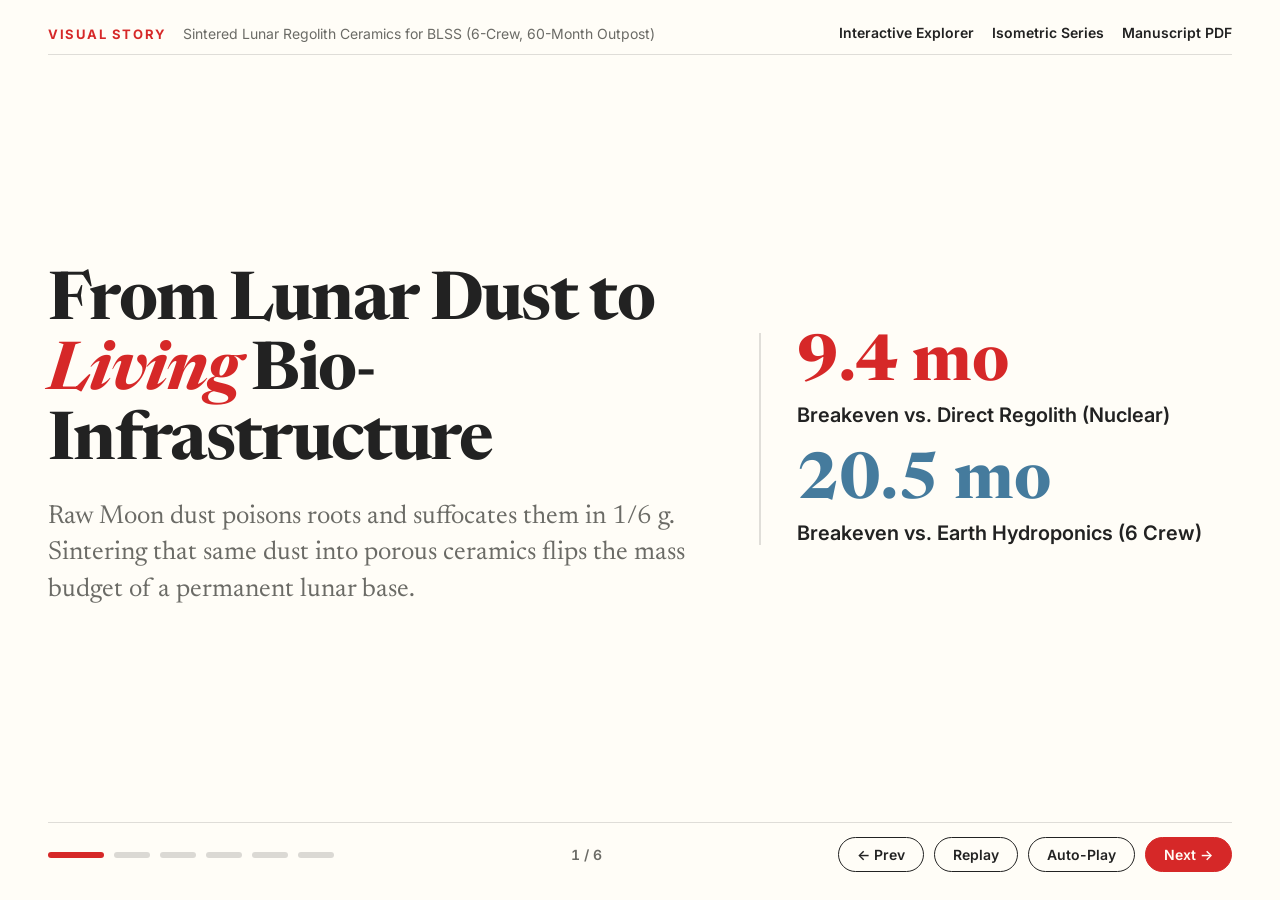
<file: docs/story.html>
<!DOCTYPE html>
<html lang="en">
<head>
    <meta charset="UTF-8">
    <meta name="viewport" content="width=device-width, initial-scale=1.0">
    <title>From Dust to Bio-Infrastructure — Visual Story</title>
    <link rel="preconnect" href="https://fonts.googleapis.com">
    <link rel="preconnect" href="https://fonts.gstatic.com" crossorigin>
    <link href="https://fonts.googleapis.com/css2?family=Caveat:wght@600;700&family=Newsreader:ital,opsz,wght@0,6..72,400;0,6..72,600;0,6..72,700;1,6..72,400&family=Inter:wght@400;600;700&display=swap" rel="stylesheet">
    <style>
        :root {
            --cream: #fffdf7;
            --ink: #222222;
            --red: #d62828;
            --blue: #457b9d;
            --muted: #6b6b66;
            --rule: rgba(34, 34, 34, 0.14);
        }

        * {
            box-sizing: border-box;
            margin: 0;
            padding: 0;
        }

        html, body {
            height: 100%;
            background: var(--cream);
            color: var(--ink);
            font-family: 'Inter', -apple-system, BlinkMacSystemFont, sans-serif;
            overflow: hidden;
            -webkit-font-smoothing: antialiased;
        }

        .deck {
            position: relative;
            width: 100vw;
            height: 100dvh;
            display: flex;
            flex-direction: column;
            justify-content: space-between;
            padding: 24px 48px 28px;
        }

        /* Top editorial masthead */
        .masthead {
            display: flex;
            align-items: center;
            justify-content: space-between;
            border-bottom: 1.5px solid var(--rule);
            padding-bottom: 12px;
            z-index: 10;
        }

        .masthead-left {
            display: flex;
            align-items: baseline;
            gap: 16px;
        }

        .kicker {
            font-size: 13px;
            font-weight: 700;
            letter-spacing: 0.12em;
            text-transform: uppercase;
            color: var(--red);
        }

        .paper-ref {
            font-size: 14px;
            color: var(--muted);
        }

        .masthead-links {
            display: flex;
            gap: 18px;
            font-size: 14px;
            font-weight: 600;
        }

        .masthead-links a {
            color: var(--ink);
            text-decoration: none;
            border-bottom: 1px solid transparent;
        }

        .masthead-links a:hover {
            border-bottom-color: var(--red);
            color: var(--red);
        }

        /* Slide Stage: One reading per screen */
        .stage {
            position: relative;
            flex: 1;
            display: flex;
            align-items: center;
            justify-content: center;
            width: 100%;
            max-width: 1280px;
            margin: 0 auto;
        }

        .slide {
            position: absolute;
            inset: 0;
            display: none;
            flex-direction: column;
            justify-content: center;
            padding: 16px 0;
        }

        .slide.active {
            display: flex;
        }

        .slide-header {
            display: flex;
            align-items: flex-end;
            justify-content: space-between;
            gap: 32px;
            margin-bottom: 20px;
        }

        .headline {
            font-family: 'Newsreader', Georgia, serif;
            font-size: clamp(32px, 3.6vw, 48px);
            font-weight: 700;
            line-height: 1.1;
            letter-spacing: -0.02em;
            max-width: 780px;
        }

        .deck-sub {
            font-family: 'Newsreader', Georgia, serif;
            font-size: clamp(20px, 1.8vw, 24px);
            color: var(--muted);
            margin-top: 8px;
            line-height: 1.35;
        }

        .hero-stat {
            text-align: right;
            flex-shrink: 0;
        }

        .hero-num {
            font-family: 'Newsreader', Georgia, serif;
            font-size: clamp(54px, 5.5vw, 76px);
            font-weight: 700;
            line-height: 1;
            color: var(--red);
            font-variant-numeric: tabular-nums;
        }

        .hero-unit {
            font-size: 16px;
            font-weight: 600;
            color: var(--ink);
            margin-top: 6px;
            letter-spacing: 0.02em;
        }

        /* Chart container */
        .chart-wrap {
            position: relative;
            width: 100%;
            flex: 1;
            min-height: 360px;
            max-height: 540px;
        }

        svg.chart-svg {
            width: 100%;
            height: 100%;
            overflow: visible;
            display: block;
        }

        .handwritten {
            font-family: 'Caveat', 'Brush Script MT', cursive;
            font-size: 32px;
            font-weight: 700;
            fill: var(--red);
        }

        .axis-label {
            font-family: 'Inter', sans-serif;
            font-size: 28px;
            font-weight: 600;
            fill: var(--ink);
        }

        .val-label {
            font-family: 'Inter', sans-serif;
            font-size: 30px;
            font-weight: 700;
            fill: var(--ink);
            font-variant-numeric: tabular-nums;
        }

        .val-label.highlight {
            fill: var(--red);
        }

        /* Opener Slide */
        .opener-grid {
            display: grid;
            grid-template-columns: 1.4fr 1fr;
            gap: 48px;
            align-items: center;
        }

        .opener-title {
            font-family: 'Newsreader', Georgia, serif;
            font-size: clamp(44px, 5.2vw, 72px);
            font-weight: 700;
            line-height: 1.05;
            letter-spacing: -0.025em;
        }

        .opener-title em {
            color: var(--red);
            font-style: italic;
        }

        .opener-lead {
            font-family: 'Newsreader', Georgia, serif;
            font-size: 26px;
            line-height: 1.4;
            color: var(--muted);
            margin-top: 20px;
        }

        .opener-cards {
            display: flex;
            flex-direction: column;
            gap: 24px;
            border-left: 2px solid var(--rule);
            padding-left: 36px;
        }

        .opener-metric-num {
            font-family: 'Newsreader', Georgia, serif;
            font-size: 64px;
            font-weight: 700;
            line-height: 1;
            font-variant-numeric: tabular-nums;
        }

        .opener-metric-label {
            font-size: 20px;
            font-weight: 600;
            margin-top: 6px;
        }

        /* Bottom Controls */
        .controls {
            display: flex;
            align-items: center;
            justify-content: space-between;
            border-top: 1.5px solid var(--rule);
            padding-top: 14px;
            z-index: 10;
        }

        .progress-dots {
            display: flex;
            align-items: center;
            gap: 10px;
        }

        .dot {
            width: 36px;
            height: 6px;
            border-radius: 999px;
            background: rgba(34, 34, 34, 0.16);
            cursor: pointer;
            transition: background 0.2s, width 0.2s;
            border: none;
        }

        .dot.active {
            background: var(--red);
            width: 56px;
        }

        .btn-group {
            display: flex;
            align-items: center;
            gap: 10px;
        }

        .btn {
            font-family: 'Inter', sans-serif;
            font-size: 14px;
            font-weight: 600;
            padding: 8px 18px;
            border-radius: 999px;
            border: 1.5px solid var(--ink);
            background: transparent;
            color: var(--ink);
            cursor: pointer;
        }

        .btn:hover {
            background: var(--ink);
            color: var(--cream);
        }

        .btn.primary {
            background: var(--red);
            border-color: var(--red);
            color: var(--cream);
        }

        .btn.primary:hover {
            opacity: 0.9;
        }

        .slide-counter {
            font-size: 14px;
            font-weight: 600;
            color: var(--muted);
            font-variant-numeric: tabular-nums;
        }

        @media (max-width: 900px) {
            .deck { padding: 16px 20px; }
            .opener-grid { grid-template-columns: 1fr; gap: 24px; }
            .opener-cards { border-left: none; border-top: 2px solid var(--rule); padding-left: 0; padding-top: 20px; }
            .slide-header { flex-direction: column; align-items: flex-start; gap: 12px; }
            .hero-stat { text-align: left; }
        }
    </style>
</head>
<body>
    <div class="deck">
        <header class="masthead">
            <div class="masthead-left">
                <span class="kicker">Visual Story</span>
                <span class="paper-ref">Sintered Lunar Regolith Ceramics for BLSS (6-Crew, 60-Month Outpost)</span>
            </div>
            <nav class="masthead-links">
                <a href="index.html">Interactive Explorer</a>
                <a href="isometric.html">Isometric Series</a>
                <a href="manuscript.pdf" target="_blank">Manuscript PDF</a>
            </nav>
        </header>

        <main class="stage">
            <!-- SCREEN 1: OPENER -->
            <section class="slide active" data-slide="0">
                <div class="opener-grid">
                    <div>
                        <h1 class="opener-title">From Lunar Dust to <em>Living</em> Bio-Infrastructure</h1>
                        <p class="opener-lead">
                            Raw Moon dust poisons roots and suffocates them in 1/6&nbsp;g. Sintering that same dust into porous ceramics flips the mass budget of a permanent lunar base.
                        </p>
                    </div>
                    <div class="opener-cards">
                        <div>
                            <div class="opener-metric-num" style="color: var(--red);" data-counter="9.4" data-decimals="1" data-suffix=" mo">0.0 mo</div>
                            <div class="opener-metric-label">Breakeven vs. Direct Regolith (Nuclear)</div>
                        </div>
                        <div>
                            <div class="opener-metric-num" style="color: var(--blue);" data-counter="20.5" data-decimals="1" data-suffix=" mo">0.0 mo</div>
                            <div class="opener-metric-label">Breakeven vs. Earth Hydroponics (6 Crew)</div>
                        </div>
                    </div>
                </div>
            </section>

            <!-- SCREEN 2: READING 1 - ARABIDOPSIS DEGs -->
            <section class="slide" data-slide="1">
                <div class="slide-header">
                    <div>
                        <h2 class="headline">Mature lunar regolith triggers a massive transcriptomic stress response.</h2>
                        <p class="deck-sub">Significantly differentially expressed genes (DEGs) in <em>Arabidopsis</em> vs. JSC-1A control (Paul et al., 2022)</p>
                    </div>
                    <div class="hero-stat">
                        <div class="hero-num" data-counter="465" data-decimals="0" data-suffix="">0</div>
                        <div class="hero-unit">Stress DEGs in Apollo 11 (10084)</div>
                    </div>
                </div>
                <div class="chart-wrap">
                    <svg class="chart-svg" id="chart-1" viewBox="0 0 1100 440"></svg>
                </div>
            </section>

            <!-- SCREEN 3: READING 2 - GAS DIFFUSIVITY -->
            <section class="slide" data-slide="2">
                <div class="slide-header">
                    <div>
                        <h2 class="headline">Saturated lunar dust suffocates roots; sintered pores restore oxygen flow.</h2>
                        <p class="deck-sub">Moldrup WLR relative gas diffusivity (D<sub>p</sub>/D<sub>o</sub>) vs. 0.0200 aerobic threshold (Jones et al., 2012)</p>
                    </div>
                    <div class="hero-stat">
                        <div class="hero-num" data-counter="0.0862" data-decimals="4" data-suffix="">0.0000</div>
                        <div class="hero-unit">D<sub>p</sub>/D<sub>o</sub> in Sintered Ceramic (123&times; higher)</div>
                    </div>
                </div>
                <div class="chart-wrap">
                    <svg class="chart-svg" id="chart-2" viewBox="0 0 1100 440"></svg>
                </div>
            </section>

            <!-- SCREEN 4: READING 3 - 60-MONTH ESM TRAJECTORY -->
            <section class="slide" data-slide="3">
                <div class="slide-header">
                    <div>
                        <h2 class="headline">Direct regolith carries a runaway logistics penalty over 60 months.</h2>
                        <p class="deck-sub">Cumulative Equivalent System Mass (kg) across 4 BLSS architectures for a 6-crew lunar base</p>
                    </div>
                    <div class="hero-stat">
                        <div class="hero-num" data-counter="8062" data-decimals="0" data-suffix=" kg">0 kg</div>
                        <div class="hero-unit">Net Mass Saved by Month 60</div>
                    </div>
                </div>
                <div class="chart-wrap">
                    <svg class="chart-svg" id="chart-3" viewBox="0 0 1100 440"></svg>
                </div>
            </section>

            <!-- SCREEN 5: READING 4 - ESM PER KG EDIBLE BIOMASS -->
            <section class="slide" data-slide="4">
                <div class="slide-header">
                    <div>
                        <h2 class="headline">Per kilogram of food, sintered ISRU ceramics cut mission mass by 4.4&times;.</h2>
                        <p class="deck-sub">60-month Equivalent System Mass normalized to edible dry biomass (kg ESM / kg edible)</p>
                    </div>
                    <div class="hero-stat">
                        <div class="hero-num" data-counter="1.00" data-decimals="2" data-suffix=" kg/kg">0.00 kg/kg</div>
                        <div class="hero-unit">Sintered Ceramic ISRU (Lowest Cost)</div>
                    </div>
                </div>
                <div class="chart-wrap">
                    <svg class="chart-svg" id="chart-4" viewBox="0 0 1100 440"></svg>
                </div>
            </section>

            <!-- SCREEN 6: READING 5 - WATER RECOVERY & SYNTHESIS -->
            <section class="slide" data-slide="5">
                <div class="slide-header">
                    <div>
                        <h2 class="headline">Closed-loop recovery turns local regolith into permanent life support.</h2>
                        <p class="deck-sub">System water recovery (%) comparing raw regolith cultivation against sintered ceramic modules</p>
                    </div>
                    <div class="hero-stat">
                        <div class="hero-num" data-counter="98.5" data-decimals="1" data-suffix="%">0.0%</div>
                        <div class="hero-unit">Sintered Ceramic Water Recovery</div>
                    </div>
                </div>
                <div class="chart-wrap">
                    <svg class="chart-svg" id="chart-5" viewBox="0 0 1100 440"></svg>
                </div>
            </section>
        </main>

        <footer class="controls">
            <div class="progress-dots" id="dots"></div>
            <div class="slide-counter" id="counter-label">1 / 6</div>
            <div class="btn-group">
                <button class="btn" id="btn-prev" title="Previous (Left Arrow)">&larr; Prev</button>
                <button class="btn" id="btn-replay" title="Replay 20-frame animation (R)">Replay</button>
                <button class="btn" id="btn-play" title="Auto-play (Space)">Auto-Play</button>
                <button class="btn primary" id="btn-next" title="Next (Right Arrow)">Next &rarr;</button>
            </div>
        </footer>
    </div>

    <script>
    (function () {
        const TOTAL_FRAMES = 20;
        const RED = '#d62828';
        const BLUE = '#457b9d';
        const INK = '#222222';
        const MUTED_RULE = 'rgba(34, 34, 34, 0.14)';

        // Exact cubic ease-out over 20 frames
        function easeOutCubic(t) {
            return 1 - Math.pow(1 - t, 3);
        }

        const slides = Array.from(document.querySelectorAll('.slide'));
        const dotsEl = document.getElementById('dots');
        const counterLabel = document.getElementById('counter-label');
        const btnPrev = document.getElementById('btn-prev');
        const btnNext = document.getElementById('btn-next');
        const btnReplay = document.getElementById('btn-replay');
        const btnPlay = document.getElementById('btn-play');

        let currentSlide = 0;
        let animRaf = null;
        let autoTimer = null;
        let isAutoPlaying = false;

        // Build progress dots
        slides.forEach((_, idx) => {
            const b = document.createElement('button');
            b.className = 'dot' + (idx === 0 ? ' active' : '');
            b.setAttribute('aria-label', `Go to reading ${idx + 1}`);
            b.addEventListener('click', () => goToSlide(idx));
            dotsEl.appendChild(b);
        });

        function svgEl(tag, attrs = {}) {
            const el = document.createElementNS('http://www.w3.org/2000/svg', tag);
            for (const [k, v] of Object.entries(attrs)) el.setAttribute(k, v);
            return el;
        }

        // Generic 20-frame vertical bar chart renderer
        function renderBarChart(svgId, { bars, maxVal, formatVal, refLine, annotation }) {
            const svg = document.getElementById(svgId);
            svg.innerHTML = '';

            const left = 60, right = 1040, top = 56, bottom = 360;
            const height = bottom - top;
            const slotW = (right - left) / bars.length;
            const barW = Math.min(150, slotW * 0.56);

            // Baseline
            svg.appendChild(svgEl('line', {
                x1: left, y1: bottom, x2: right, y2: bottom,
                stroke: INK, 'stroke-width': 2.5
            }));

            // Optional reference threshold line
            if (refLine) {
                const ry = bottom - (refLine.value / maxVal) * height;
                svg.appendChild(svgEl('line', {
                    x1: left, y1: ry, x2: right, y2: ry,
                    stroke: INK, 'stroke-width': 2, 'stroke-dasharray': '8 6'
                }));
                const rt = svgEl('text', {
                    x: left + 8, y: ry - 12,
                    class: 'axis-label'
                });
                rt.textContent = refLine.label;
                svg.appendChild(rt);
            }

            const barRects = [];
            const valLabels = [];

            bars.forEach((b, i) => {
                const cx = left + slotW * (i + 0.5);
                const x = cx - barW / 2;
                const color = b.highlight ? RED : BLUE;

                const rect = svgEl('rect', {
                    x, y: bottom, width: barW, height: 0,
                    rx: 4, fill: color
                });
                svg.appendChild(rect);
                barRects.push({ rect, targetH: (b.value / maxVal) * height, b });

                const vLbl = svgEl('text', {
                    x: cx, y: bottom - 12,
                    'text-anchor': 'middle',
                    class: 'val-label' + (b.highlight ? ' highlight' : '')
                });
                vLbl.textContent = formatVal(0);
                svg.appendChild(vLbl);
                valLabels.push({ el: vLbl, b });

                const xLbl = svgEl('text', {
                    x: cx, y: bottom + 40,
                    'text-anchor': 'middle',
                    class: 'axis-label'
                });
                xLbl.textContent = b.label;
                svg.appendChild(xLbl);
            });

            // Handwritten annotation + curved pointer
            if (annotation) {
                const ann = svgEl('text', {
                    x: annotation.x, y: annotation.y,
                    'text-anchor': annotation.anchor || 'start',
                    class: 'handwritten'
                });
                ann.textContent = annotation.text;
                svg.appendChild(ann);

                if (annotation.path) {
                    svg.appendChild(svgEl('path', {
                        d: annotation.path,
                        fill: 'none',
                        stroke: RED,
                        'stroke-width': 3,
                        'stroke-linecap': 'round'
                    }));
                }
            }

            return function update(p) {
                barRects.forEach(({ rect, targetH }, idx) => {
                    const h = targetH * p;
                    rect.setAttribute('y', bottom - h);
                    rect.setAttribute('height', Math.max(0, h));
                    const { el, b } = valLabels[idx];
                    el.setAttribute('y', bottom - h - 14);
                    el.textContent = p >= 1 ? formatVal(b.value) : formatVal(b.value * p);
                });
            };
        }

        // 20-frame line chart renderer for Screen 4 (60-Month ESM Trajectory)
        function renderLineChart(svgId) {
            const svg = document.getElementById(svgId);
            svg.innerHTML = '';

            const left = 90, right = 830, top = 40, bottom = 365;
            const width = right - left;
            const height = bottom - top;
            const maxY = 12500;

            // Grid lines & baseline
            [0, 4000, 8000, 12000].forEach(v => {
                const y = bottom - (v / maxY) * height;
                svg.appendChild(svgEl('line', {
                    x1: left, y1: y, x2: right, y2: y,
                    stroke: v === 0 ? INK : MUTED_RULE,
                    'stroke-width': v === 0 ? 2.5 : 1.5
                }));
            });

            // X-axis labels (>= 28px)
            [0, 20, 40, 60].forEach(m => {
                const x = left + (m / 60) * width;
                const lbl = svgEl('text', {
                    x, y: bottom + 40,
                    'text-anchor': 'middle',
                    class: 'axis-label'
                });
                lbl.textContent = `Mo ${m}`;
                svg.appendChild(lbl);
            });

            // Exact endpoints from analysis/output/esm_4arch_comparison.csv
            const series = [
                { name: 'Direct Regolith', y0: 684.3, y60: 11910.3, color: RED, w: 6, highlight: true, endLabel: '11,910 kg' },
                { name: 'Hydroponics', y0: 1172.5, y60: 5810.5, color: BLUE, w: 3.5, highlight: false, endLabel: '5,811 kg' },
                { name: 'Hybrid', y0: 1530.5, y60: 4620.5, color: BLUE, w: 3.5, highlight: false, endLabel: '4,621 kg' },
                { name: 'Sintered ISRU', y0: 2188.1, y60: 3848.3, color: BLUE, w: 5, highlight: false, endLabel: '3,848 kg' }
            ];

            const lines = series.map(s => {
                const x0 = left;
                const x1 = right;
                const sy0 = bottom - (s.y0 / maxY) * height;
                const sy1 = bottom - (s.y60 / maxY) * height;

                const line = svgEl('line', {
                    x1: x0, y1: sy0, x2: x0, y2: sy0,
                    stroke: s.color, 'stroke-width': s.w, 'stroke-linecap': 'round'
                });
                svg.appendChild(line);

                const lbl = svgEl('text', {
                    x: x1 + 14, y: sy1 + 9,
                    class: 'val-label' + (s.highlight ? ' highlight' : ''),
                    opacity: 0
                });
                lbl.textContent = `${s.name}: ${s.endLabel}`;
                svg.appendChild(lbl);

                return { line, lbl, x0, x1, sy0, sy1 };
            });

            // Handwritten annotation
            const ann = svgEl('text', {
                x: 135, y: 110,
                class: 'handwritten'
            });
            ann.textContent = '9.4 mo to beat raw dust; 20.5 mo to beat Earth hydroponics';
            svg.appendChild(ann);

            svg.appendChild(svgEl('path', {
                d: 'M 250 124 Q 230 220 218 282',
                fill: 'none', stroke: RED, 'stroke-width': 3, 'stroke-linecap': 'round'
            }));

            return function update(p) {
                lines.forEach(item => {
                    const cx = item.x0 + (item.x1 - item.x0) * p;
                    const cy = item.sy0 + (item.sy1 - item.sy0) * p;
                    item.line.setAttribute('x2', cx);
                    item.line.setAttribute('y2', cy);
                    item.lbl.setAttribute('opacity', p >= 0.9 ? 1 : 0);
                });
            };
        }

        // Build charts per slide
        function buildSlideChart(index) {
            if (index === 1) {
                return renderBarChart('chart-1', {
                    maxVal: 520,
                    formatVal: v => Math.round(v).toString(),
                    bars: [
                        { label: 'JSC-1A', value: 0, highlight: false },
                        { label: 'Apollo 17', value: 113, highlight: false },
                        { label: 'Apollo 12', value: 265, highlight: false },
                        { label: 'Apollo 11', value: 465, highlight: true }
                    ],
                    annotation: {
                        x: 110, y: 120,
                        text: 'Mature dust triggers 4x more stress genes — sintering passivates it',
                        path: 'M 690 132 Q 775 110 830 84'
                    }
                });
            }
            if (index === 2) {
                return renderBarChart('chart-2', {
                    maxVal: 0.10,
                    formatVal: v => v.toFixed(4),
                    refLine: { value: 0.02, label: '0.0200 Aerobic Limit' },
                    bars: [
                        { label: 'Saturated Raw Regolith', value: 0.0007, highlight: false },
                        { label: 'Sintered Ceramic', value: 0.0862, highlight: true }
                    ],
                    annotation: {
                        x: 90, y: 130,
                        text: 'Raw dust suffocates roots; 0.5–2 mm pores keep them breathing',
                        path: 'M 635 142 Q 705 120 755 96'
                    }
                });
            }
            if (index === 3) {
                return renderLineChart('chart-3');
            }
            if (index === 4) {
                return renderBarChart('chart-4', {
                    maxVal: 5.0,
                    formatVal: v => v.toFixed(2),
                    bars: [
                        { label: 'Direct Regolith', value: 4.38, highlight: false },
                        { label: 'Hydroponics', value: 1.54, highlight: false },
                        { label: 'Hybrid', value: 1.27, highlight: false },
                        { label: 'Sintered ISRU', value: 1.00, highlight: true }
                    ],
                    annotation: {
                        x: 430, y: 120,
                        text: '500°C pyrolytic reset + >98.5% water recovery wins on yield',
                        path: 'M 860 138 Q 905 200 925 268'
                    }
                });
            }
            if (index === 5) {
                return renderBarChart('chart-5', {
                    maxVal: 110,
                    formatVal: v => v.toFixed(1) + '%',
                    bars: [
                        { label: 'Raw Regolith', value: 80.0, highlight: false },
                        { label: 'Sintered Ceramic', value: 98.5, highlight: true }
                    ],
                    annotation: {
                        x: 110, y: 78,
                        text: 'Stop hauling water & buffers — sinter the Moon into infrastructure',
                        path: 'M 710 88 Q 760 80 795 74'
                    }
                });
            }
            return null;
        }

        function animateCurrentSlide() {
            if (animRaf) cancelAnimationFrame(animRaf);

            const slideEl = slides[currentSlide];
            const counters = Array.from(slideEl.querySelectorAll('[data-counter]'));
            const chartUpdater = buildSlideChart(currentSlide);

            // Reset counters to 0
            counters.forEach(el => {
                const dec = parseInt(el.dataset.decimals || '0', 10);
                const suf = el.dataset.suffix || '';
                el.textContent = (0).toFixed(dec) + suf;
            });

            let frame = 0;
            let lastTick = 0;
            const FRAME_MS = 28; // ~20 frames over ~560ms

            function step(ts) {
                if (!lastTick) lastTick = ts;
                if (ts - lastTick >= FRAME_MS) {
                    lastTick = ts;
                    frame = Math.min(TOTAL_FRAMES, frame + 1);
                    const p = easeOutCubic(frame / TOTAL_FRAMES);

                    if (chartUpdater) chartUpdater(p);

                    counters.forEach(el => {
                        const target = parseFloat(el.dataset.counter);
                        const dec = parseInt(el.dataset.decimals || '0', 10);
                        const suf = el.dataset.suffix || '';
                        const val = frame >= TOTAL_FRAMES ? target : target * p;
                        el.textContent = dec === 0
                            ? Math.round(val).toLocaleString('en-US') + suf
                            : val.toFixed(dec) + suf;
                    });
                }

                if (frame < TOTAL_FRAMES) {
                    animRaf = requestAnimationFrame(step);
                } else {
                    animRaf = null;
                }
            }

            animRaf = requestAnimationFrame(step);
        }

        function goToSlide(idx) {
            currentSlide = (idx + slides.length) % slides.length;
            slides.forEach((s, i) => s.classList.toggle('active', i === currentSlide));
            Array.from(dotsEl.children).forEach((d, i) => d.classList.toggle('active', i === currentSlide));
            counterLabel.textContent = `${currentSlide + 1} / ${slides.length}`;
            animateCurrentSlide();
        }

        function toggleAutoPlay() {
            if (isAutoPlaying) {
                clearInterval(autoTimer);
                isAutoPlaying = false;
                btnPlay.textContent = 'Auto-Play';
            } else {
                isAutoPlaying = true;
                btnPlay.textContent = 'Pause';
                autoTimer = setInterval(() => {
                    if (currentSlide < slides.length - 1) {
                        goToSlide(currentSlide + 1);
                    } else {
                        toggleAutoPlay();
                    }
                }, 4200);
            }
        }

        btnPrev.addEventListener('click', () => goToSlide(currentSlide - 1));
        btnNext.addEventListener('click', () => goToSlide(currentSlide + 1));
        btnReplay.addEventListener('click', () => animateCurrentSlide());
        btnPlay.addEventListener('click', toggleAutoPlay);

        document.addEventListener('keydown', (e) => {
            if (e.key === 'ArrowRight') goToSlide(currentSlide + 1);
            else if (e.key === 'ArrowLeft') goToSlide(currentSlide - 1);
            else if (e.key === ' ') { e.preventDefault(); toggleAutoPlay(); }
            else if (e.key.toLowerCase() === 'r') animateCurrentSlide();
        });

        // Start Screen 1
        animateCurrentSlide();
    })();
    </script>
</body>
</html>
</file>
